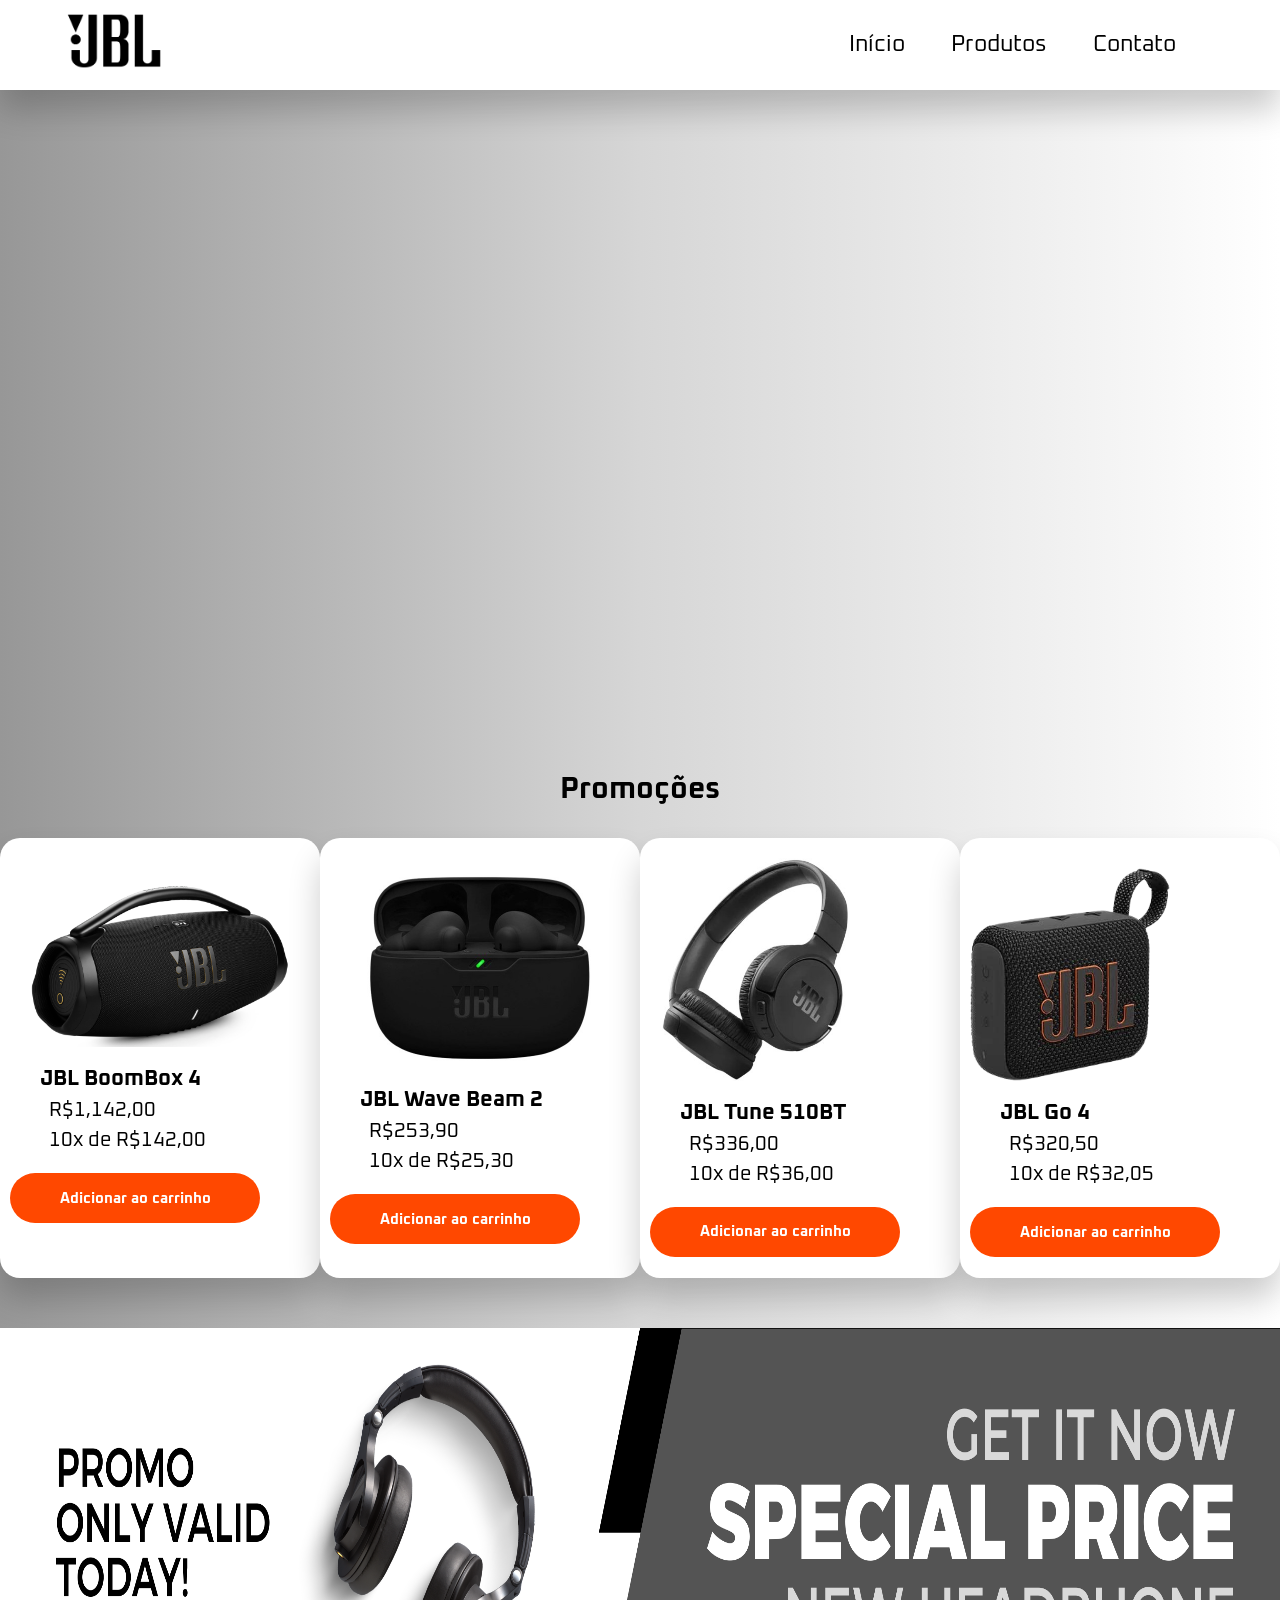
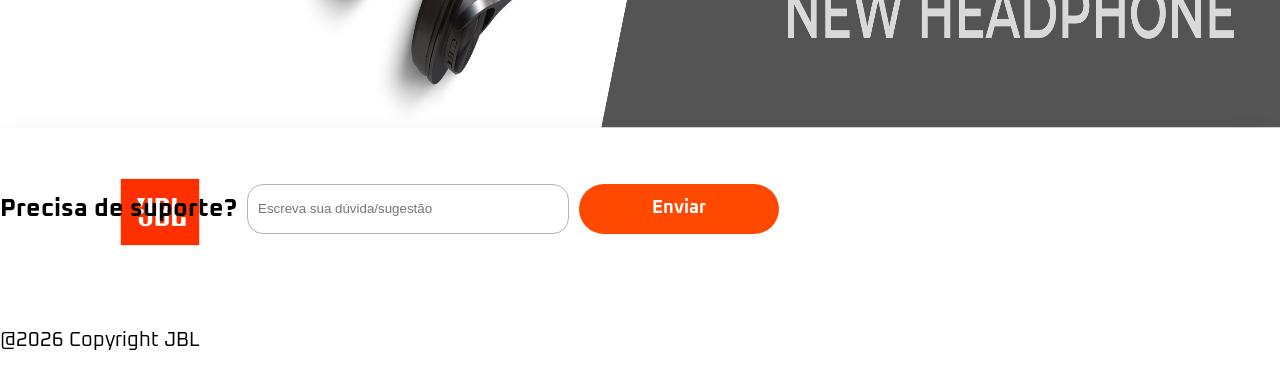
<file: index.html>
<!DOCTYPE html>
<html lang="pt-br">

<head>
    <link rel="icon" type="image/png" href="img/icons/icon.png">
    <link rel="stylesheet" href="css/style.css">
    <link rel="preconnect" href="https://fonts.googleapis.com">
    <link rel="preconnect" href="https://fonts.gstatic.com" crossorigin>
    <link
        href="https://fonts.googleapis.com/css2?family=Oxanium:wght@200..800&family=Zalando+Sans:ital,wght@0,200..900;1,200..900&display=swap"
        rel="stylesheet">
    <meta charset="UTF-8">
    <meta name="viewport" content="width=device-width, initial-scale=1.0">
    <title>JBL</title>
    <script type="text/javascript">
        function abrirDetalhes(nome, img, desc){
            url = `pop_produtos.html?produto=${encodeURIComponent(nome)}&img=${encodeURIComponent(img)}&desc=${encodeURIComponent(desc)}`;
            window.open(url, "_blank", "width=800, height=700")
        }
    </script>
</head>

<body class="body-1">
    <header>
        <div class="divHeader">
            <img class="logo-header" src="img/logo.png">
            <nav class="nav-header">
                <ul>
                    <a href="index.html">
                        <li>Início</li>
                    </a>
                    <a href="produtos.html">
                        <li>Produtos</li>
                    </a>
                    <a href="contato.html">
                        <li>Contato</li>
                    </a>
                </ul>
            </nav>
        </div>
    </header>

    <main>
        <img src="img/prebanner.png">
           <video autoplay loop muted playsinline disablePictureInPicture class="ad-video" src="img/Benson Boone hits different on JBL - JBL (1080p, h264, youtube).mp4"></video>
        <p class="txt-promocao-home">Promoções</p>
        <section class="produtos-home" onclick="abrirDetalhes('JBL BoomBox 4', 'img/produto1-home.jpg', 'A JBL BoomBox 4 é uma caixa de som portátil e resistente à água, projetada para oferecer um som potente e de alta qualidade. Com uma bateria de longa duração, ela é ideal para festas ao ar livre e viagens, proporcionando graves profundos e agudos nítidos. Além disso, a BoomBox 4 possui conectividade Bluetooth, permitindo que você conecte seus dispositivos sem fio e aproveite sua música em qualquer lugar.')">
            <div class="produto">
                <img src="img/produto1-home.jpg">
                <h1>JBL BoomBox 4</h1>
                <p>R$1,142,00</p>
                <p>10x de R$142,00</p>
                <button>Adicionar ao carrinho</button>
            </div>
            <div class="produto" onclick="abrirDetalhes('JBL Wave Beam 2', 'img/produto2-home.jpg', 'A JBL Wave Beam 2 é uma caixa de som portátil e resistente à água, projetada para oferecer um som potente e de alta qualidade. Com uma bateria de longa duração, ela é ideal para festas ao ar livre e viagens, proporcionando graves profundos e agudos nítidos. Além disso, a Wave Beam 2 possui conectividade Bluetooth, permitindo que você conecte seus dispositivos sem fio e aproveite sua música em qualquer lugar.')">
                <img src="img/produto2-home.jpg" style="width: 250px; margin: 25px !important;">
                <h1>JBL Wave Beam 2</h1>
                <p>R$253,90</p>
                <p>10x de R$25,30</p>
                <button>Adicionar ao carrinho</button>
            </div>
            <div class="produto" onclick="abrirDetalhes('JBL Tune 510BT', 'img/produto3-home.jpg', 'A JBL Tune 510BT é uma caixa de som portátil e resistente à água, projetada para oferecer um som potente e de alta qualidade. Com uma bateria de longa duração, ela é ideal para festas ao ar livre e viagens, proporcionando graves profundos e agudos nítidos. Além disso, a Tune 510BT possui conectividade Bluetooth, permitindo que você conecte seus dispositivos sem fio e aproveite sua música em qualquer lugar.')">
                <img src="img/produto3-home.jpg" style="width: 190px; margin: 10px;">
                <h1>JBL Tune 510BT</h1>
                <p>R$336,00</p>
                <p>10x de R$36,00</p>
                <button>Adicionar ao carrinho</button>
            </div>
            <div class="produto" onclick="abrirDetalhes('JBL Go 4', 'img/produto4-home.jpg', 'A JBL Go 4 é uma caixa de som portátil e resistente à água, projetada para oferecer um som potente e de alta qualidade. Com uma bateria de longa duração, ela é ideal para festas ao ar livre e viagens, proporcionando graves profundos e agudos nítidos. Além disso, a Go 4 possui conectividade Bluetooth, permitindo que você conecte seus dispositivos sem fio e aproveite sua música em qualquer lugar.')">
                <img src="img/produto4-home.jpg" style="width: 200px; margin-top: 20px;">
                <h1>JBL Go 4</h1>
                <p>R$320,50</p>
                <p>10x de R$32,05</p>
                <button>Adicionar ao carrinho</button>
            </div>
        </section>
         <img src="img/banner.png" class="banner">
    </main>

    <footer>
        <img src="img/JBL-Logo.png" class="logo-footer">
        <div class="alinhar-suporte-footer">
            <p class="txt-suporte">Precisa de suporte?</p>
            <input class="input-footer-suporte" type="text" placeholder="Escreva sua dúvida/sugestão">
            <button class="btn-footer-suporte">Enviar</button>
        </div>
  <p class="copyright-footer">@2026 Copyright JBL</p>
    </footer>

</body>

</html>
</file>
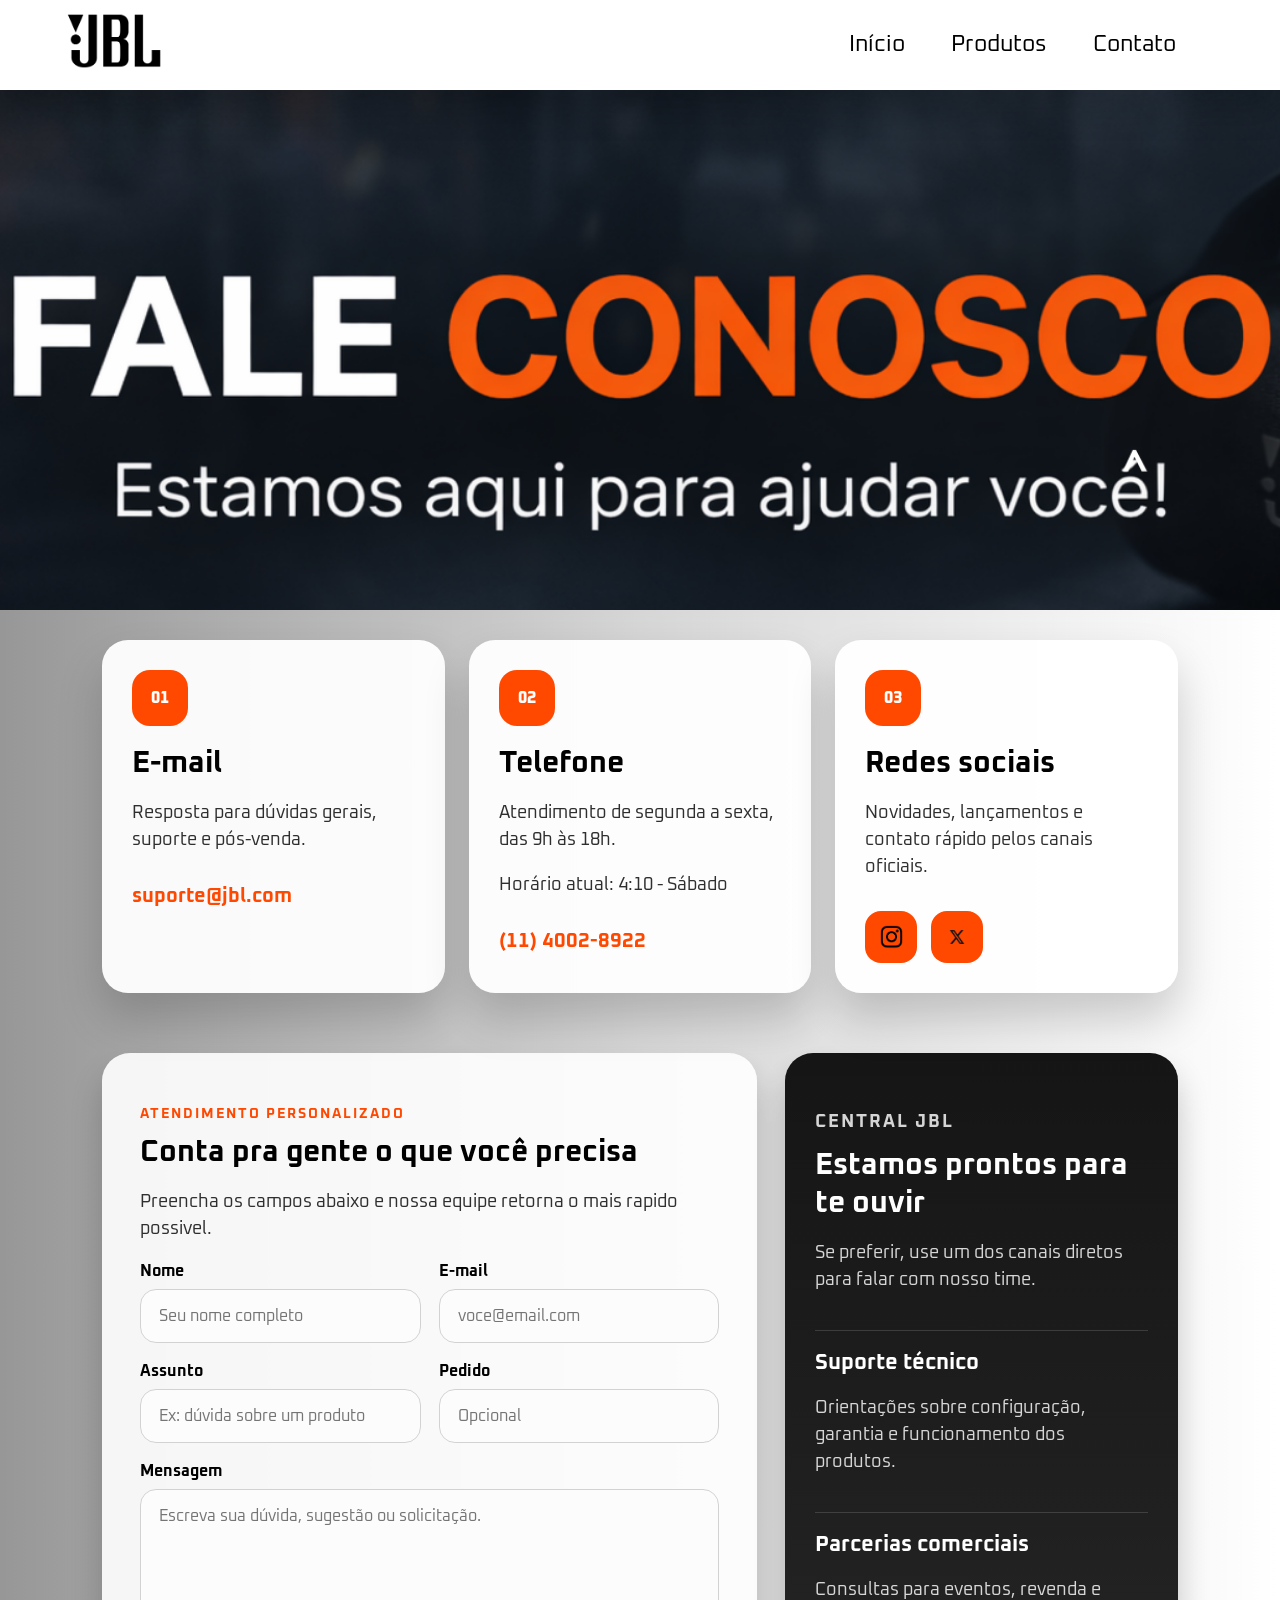
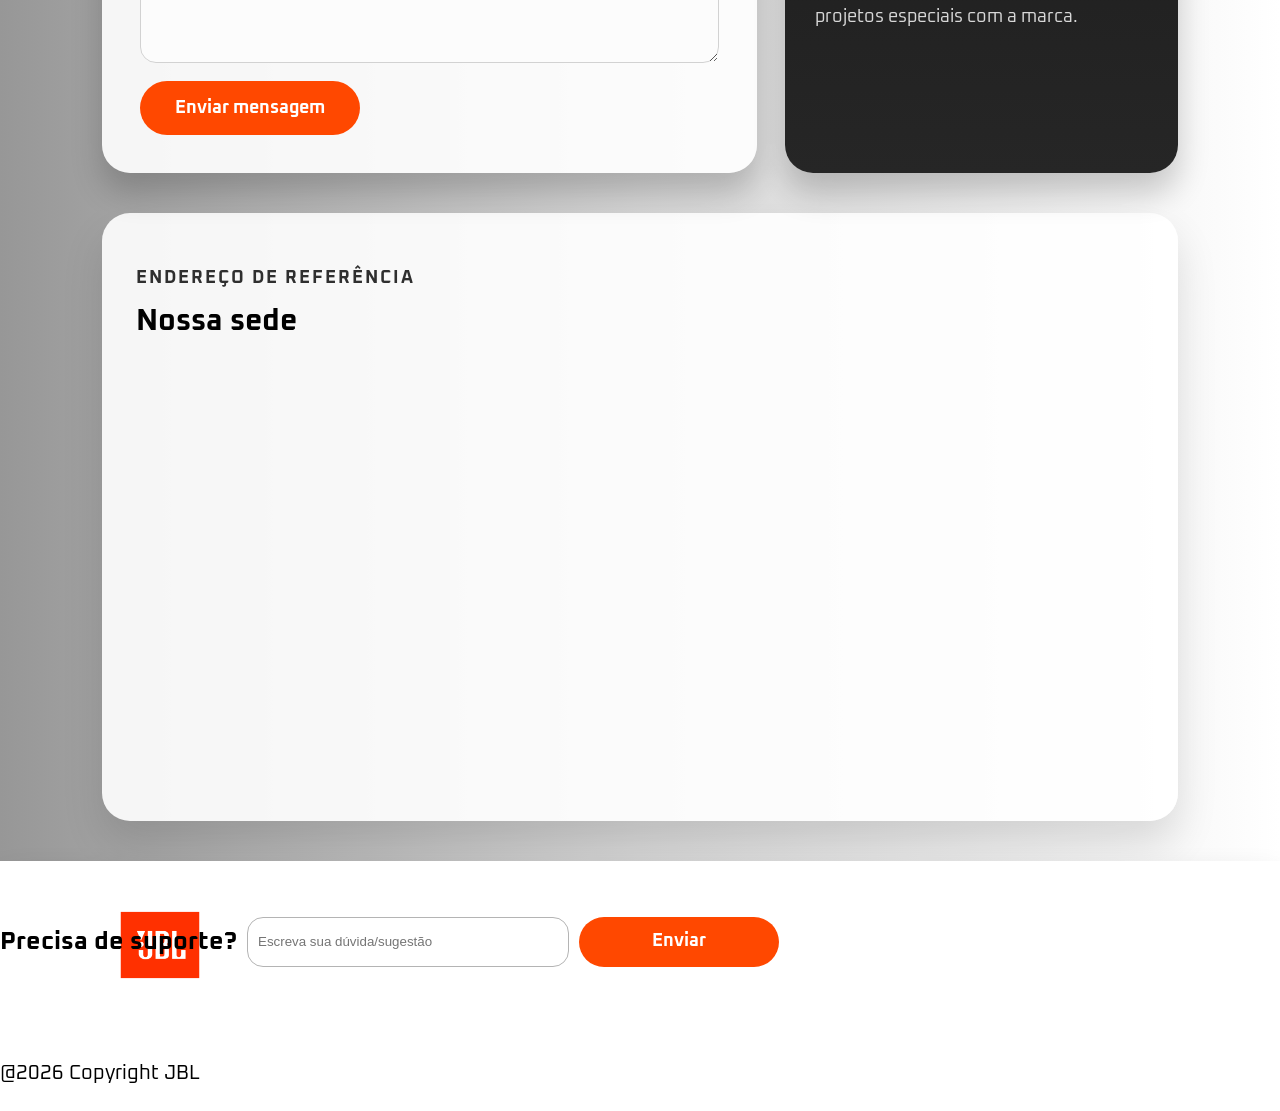
<file: contato.html>
<!DOCTYPE html>
<html lang="pt-br">

<head>
    <link rel="icon" type="image/png" href="img/icons/icon.png">
    <link rel="stylesheet" href="css/style.css">
    <link rel="preconnect" href="https://fonts.googleapis.com">
    <link rel="preconnect" href="https://fonts.gstatic.com" crossorigin>
    <link
        href="https://fonts.googleapis.com/css2?family=Oxanium:wght@200..800&family=Zalando+Sans:ital,wght@0,200..900;1,200..900&display=swap"
        rel="stylesheet">
    <meta charset="UTF-8">
    <meta name="viewport" content="width=device-width, initial-scale=1.0">
    <title>JBL</title>
</head>

<body class="body-1">

    <header>
        <div class="divHeader">
            <img class="logo-header" src="img/logo.png">
            <nav class="nav-header">
                <ul>
                    <a href="index.html">
                        <li>Início</li>
                    </a>
                    <a href="produtos.html">
                        <li>Produtos</li>
                    </a>
                    <a href="contato.html">
                        <li>Contato</li>
                    </a>
                </ul>
            </nav>
        </div>
    </header>

    <main class="contato-page">
        <section class="hero-contato">
            <img src="img/banner-contato.png" class="banner-contato" alt="Fones e caixas de som JBL">
        </section>

        <section class="contato-destaques">
            <article class="card-suporte">
                <div class="icone-suporte">01</div>
                <h2>E-mail</h2>
                <p>Resposta para dúvidas gerais, suporte e pós-venda.</p>
                <a href="mailto:suporte@jbl.com">suporte@jbl.com</a>
            </article>

            <article class="card-suporte">
                <div class="icone-suporte">02</div>
                <h2>Telefone</h2>
                <p>Atendimento de segunda a sexta, das 9h às 18h.</p>
                <p>Horário atual: <script>
                    data = new Date()
                    diaSemana = new Array("Domingo", "Segunda-Feira", "Terça-Feira", "Quarta-Feira", "Quinta-Feira", "Sexta-Feira", "Sábado")
                    document.write(" " + data.getHours() + ":" + data.getMinutes() + " - " + diaSemana[data.getDay()])
                </script></p>
                <a href="tel:+551140028922">(11) 4002-8922</a>
            </article>

            <article class="card-suporte">
                <div class="icone-suporte">03</div>
                <h2>Redes sociais</h2>
                <p>Novidades, lançamentos e contato rápido pelos canais oficiais.</p>
                <div class="social-links">
                    <a href="#" aria-label="Instagram JBL">
                        <img src="img/logo-instagram.png" alt="Instagram">
                    </a>
                    <a href="#" aria-label="X JBL">
                        <img src="img/x-logo.png" alt="X">
                    </a>
                </div>
            </article>
        </section>

        <section class="contato-conteudo">
            <div class="formulario-contato">
                <p class="contato-section-kicker">Atendimento personalizado</p>
                <h2>Conta pra gente o que você precisa</h2>
                <p class="formulario-intro">Preencha os campos abaixo e nossa equipe retorna o mais rapido possivel.</p>

                <form class="contato-form">
                    <div class="grupo-campos">
                        <div class="campo-form">
                            <label for="nome">Nome</label>
                            <input type="text" id="nome" name="nome" placeholder="Seu nome completo">
                        </div>

                        <div class="campo-form">
                            <label for="email">E-mail</label>
                            <input type="email" id="email" name="email" placeholder="voce@email.com">
                        </div>
                    </div>

                    <div class="grupo-campos">
                        <div class="campo-form">
                            <label for="assunto">Assunto</label>
                            <input type="text" id="assunto" name="assunto" placeholder="Ex: dúvida sobre um produto">
                        </div>

                        <div class="campo-form">
                            <label for="pedido">Pedido</label>
                            <input type="text" id="pedido" name="pedido" placeholder="Opcional">
                        </div>
                    </div>

                    <div class="campo-form">
                        <label for="mensagem">Mensagem</label>
                        <textarea id="mensagem" name="mensagem" rows="6"
                            placeholder="Escreva sua dúvida, sugestão ou solicitação."></textarea>
                    </div>
                    <button type="submit" class="btn-contato">Enviar mensagem</button>
                </form>
            </div>

            <aside class="painel-contato">
                <div class="painel-box">
                    <p class="contato-section-kicker">Central JBL</p>
                    <h2>Estamos prontos para te ouvir</h2>
                    <p>Se preferir, use um dos canais diretos para falar com nosso time.</p>
                </div>

                <div class="painel-info">
                    <h3>Suporte técnico</h3>
                    <p>Orientações sobre configuração, garantia e funcionamento dos produtos.</p>
                </div>

                <div class="painel-info">
                    <h3>Parcerias comerciais</h3>
                    <p>Consultas para eventos, revenda e projetos especiais com a marca.</p>
                </div>
            </aside>
        </section>

        <section class="mapa">
            <div class="mapa-texto">
                <p class="contato-section-kicker">Endereço de referência</p>
                <h2>Nossa sede</h2>
            </div>
            <iframe
                src="https://www.google.com/maps/embed?pb=!1m18!1m12!1m3!1d105565.22308124542!2d-118.65264510273437!3d34.225234100000016!2m3!1f0!2f0!3f0!3m2!1i1024!2i768!4f13.1!3m3!1m2!1s0x80c29a117d48ef25%3A0x5bbb1fb6cdb1cd5c!2sJBL%20Professional!5e0!3m2!1spt-BR!2sbr!4v1772755146936!5m2!1spt-BR!2sbr"
                width="600" height="450" style="border:0;" allowfullscreen="" loading="lazy"
                referrerpolicy="no-referrer-when-downgrade"></iframe>
        </section>

    </main>

    <footer>
        <img src="img/JBL-Logo.png" class="logo-footer" alt="Logo JBL">

        <div class="alinhar-suporte-footer">
            <p class="txt-suporte">Precisa de suporte?</p>
            <input class="input-footer-suporte" type="text" placeholder="Escreva sua dúvida/sugestão">
            <button class="btn-footer-suporte">Enviar</button>
        </div>
       <p class="copyright-footer">@2026 Copyright JBL</p>
    </footer>

</body>

</html>
</file>
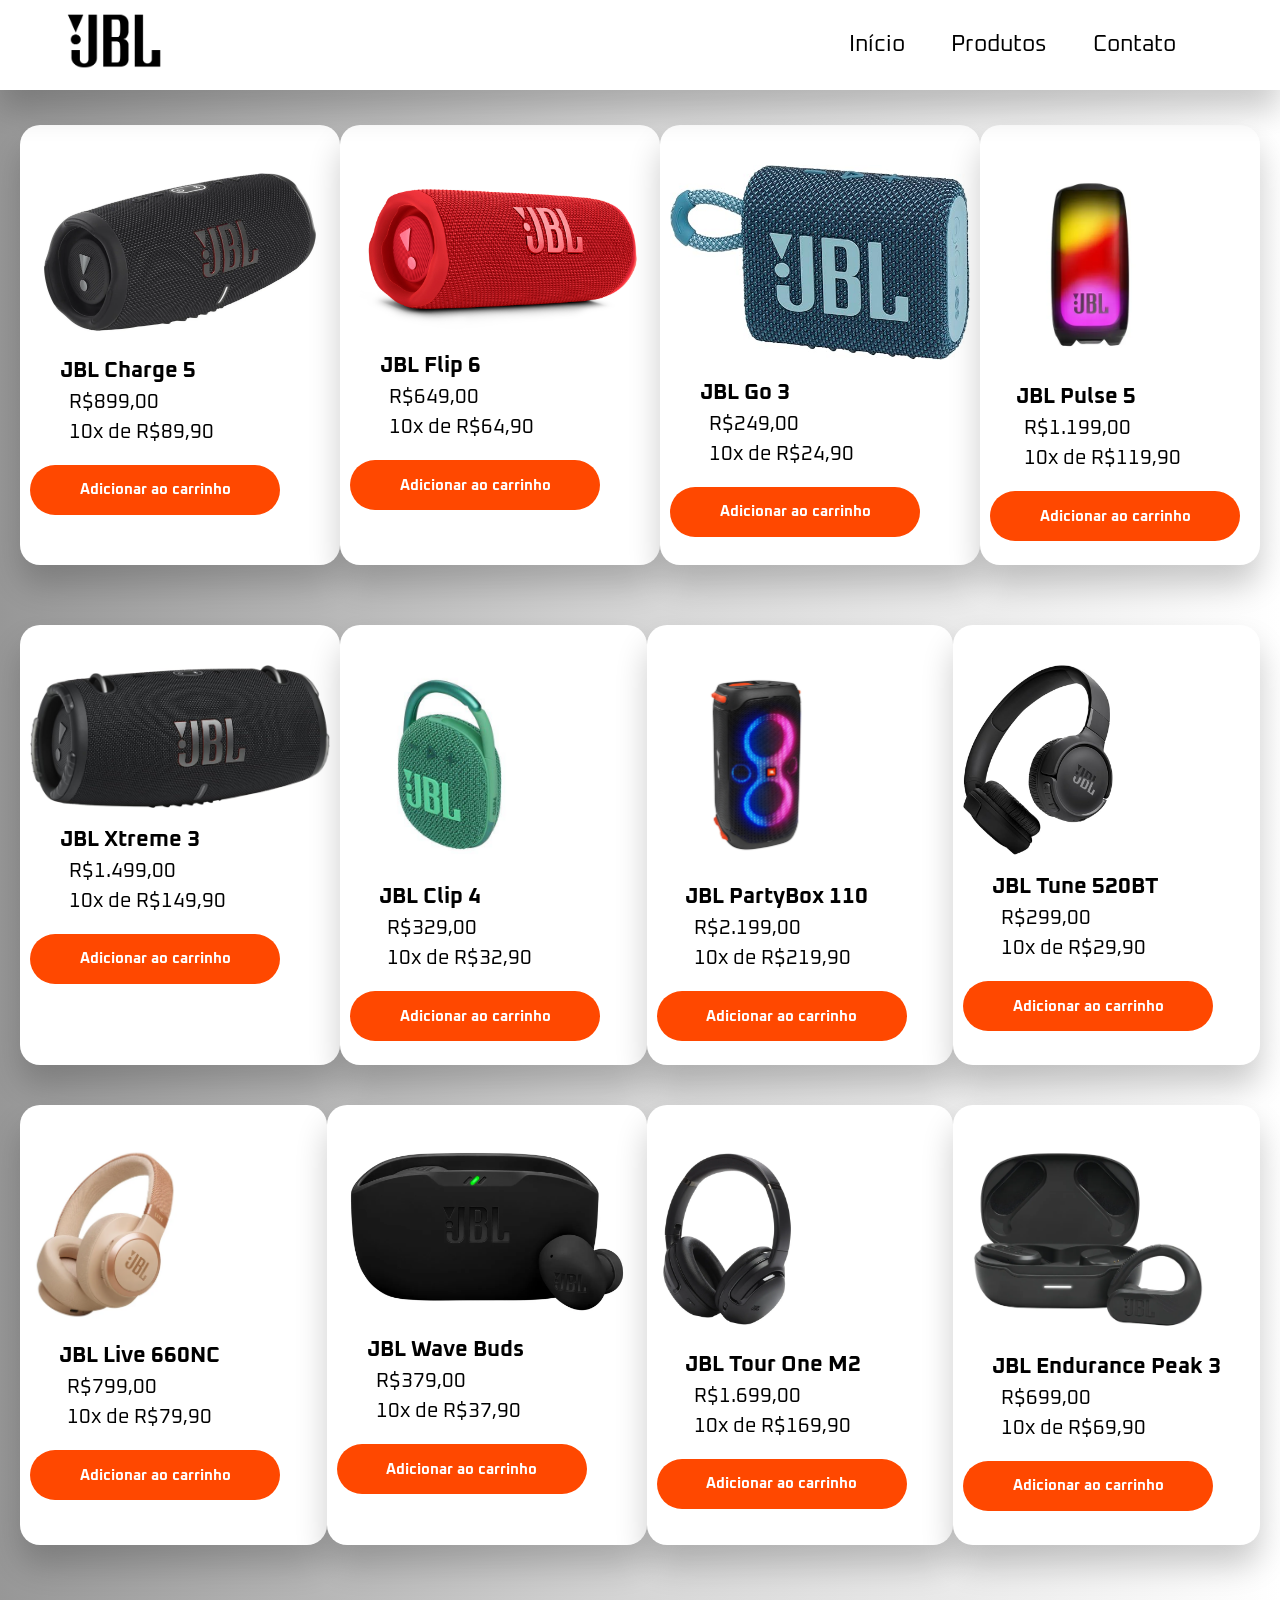
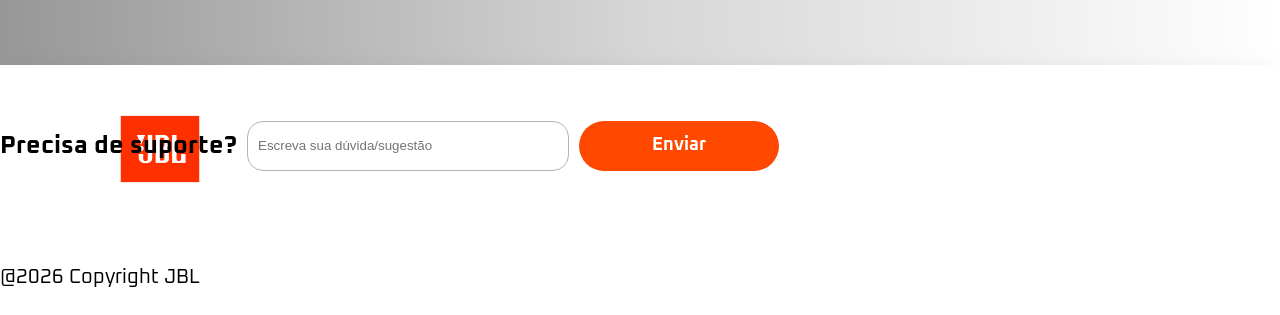
<file: produtos.html>
<!DOCTYPE html>
<html lang="pt-br">

<head>
    <link rel="icon" type="image/png" href="img/icons/icon.png">
    <link rel="stylesheet" href="css/style.css">
    <link rel="preconnect" href="https://fonts.googleapis.com">
    <link rel="preconnect" href="https://fonts.gstatic.com" crossorigin>
    <link
        href="https://fonts.googleapis.com/css2?family=Oxanium:wght@200..800&family=Zalando+Sans:ital,wght@0,200..900;1,200..900&display=swap"
        rel="stylesheet">
    <meta charset="UTF-8">
    <meta name="viewport" content="width=device-width, initial-scale=1.0">
    <title>JBL</title>
    <script type="text/javascript">
        function abrirDetalhes(nome, img, desc){
            url = `pop_produtos.html?produto=${encodeURIComponent(nome)}&img=${encodeURIComponent(img)}&desc=${encodeURIComponent(desc)}`;
            window.open(url, "_blank", "width=800, height=700")
        }
    </script>
</head>

<body class="body-1">
    <header>
        <div class="divHeader">
            <img class="logo-header" src="img/logo.png">
            <nav class="nav-header">
                <ul>
                    <a href="index.html">
                        <li>Início</li>
                    </a>
                    <a href="produtos.html">
                        <li>Produtos</li>
                    </a>
                    <a href="contato.html">
                        <li>Contato</li>
                    </a>
                </ul>
            </nav>
        </div>
    </header>

    <img src="img/prebanner.png">

<section class="section-produtos">
    <div class="produto" onclick="abrirDetalhes('JBL Charge 5', 'img/produtos/jblcharge5.png', 'A JBL Charge 5 é uma caixa de som portátil e resistente à água, projetada para oferecer um som potente e de alta qualidade. Com uma bateria de longa duração, ela é ideal para festas ao ar livre e viagens, proporcionando graves profundos e agudos nítidos. Além disso, a Charge 5 possui conectividade Bluetooth, permitindo que você conecte seus dispositivos sem fio e aproveite sua música em qualquer lugar.')">
        <img src="img/produtos/jblcharge5.png">
        <h1>JBL Charge 5</h1>
        <p>R$899,00</p>
        <p>10x de R$89,90</p>
        <button>Adicionar ao carrinho</button>
    </div>
    <div class="produto" onclick="abrirDetalhes('JBL Flip 6', 'img/produtos/jblflip6.jpg', 'A JBL Flip 6 é uma caixa de som portátil e resistente à água, projetada para oferecer um som potente e de alta qualidade. Com uma bateria de longa duração, ela é ideal para festas ao ar livre e viagens, proporcionando graves profundos e agudos nítidos. Além disso, a Flip 6 possui conectividade Bluetooth, permitindo que você conecte seus dispositivos sem fio e aproveite sua música em qualquer lugar.')">
        <img src="img/produtos/jblflip6.jpg">
        <h1>JBL Flip 6</h1>
        <p>R$649,00</p>
        <p>10x de R$64,90</p>
        <button>Adicionar ao carrinho</button>
    </div>
    <div class="produto" onclick="abrirDetalhes('JBL Go 3', 'img/produtos/jblgo3.jpg', 'A JBL Go 3 é uma caixa de som portátil e resistente à água, projetada para oferecer um som potente e de alta qualidade. Com uma bateria de longa duração, ela é ideal para festas ao ar livre e viagens, proporcionando graves profundos e agudos nítidos. Além disso, a Go 3 possui conectividade Bluetooth, permitindo que você conecte seus dispositivos sem fio e aproveite sua música em qualquer lugar.')">
        <img src="img/produtos/jblgo3.jpg">
        <h1>JBL Go 3</h1>
        <p>R$249,00</p>
        <p>10x de R$24,90</p>
        <button>Adicionar ao carrinho</button>
    </div>
    <div class="produto" onclick="abrirDetalhes('JBL Pulse 5', 'img/produtos/jblpulse5.png', 'A JBL Pulse 5 é uma caixa de som portátil e resistente à água, projetada para oferecer um som potente e de alta qualidade. Com uma bateria de longa duração, ela é ideal para festas ao ar livre e viagens, proporcionando graves profundos e agudos nítidos. Além disso, a Pulse 5 possui conectividade Bluetooth, permitindo que você conecte seus dispositivos sem fio e aproveite sua música em qualquer lugar.')">
        <img src="img/produtos/jblpulse5.png" style="width: 200px;">
        <h1>JBL Pulse 5</h1>
        <p>R$1.199,00</p>
        <p>10x de R$119,90</p>
        <button>Adicionar ao carrinho</button>
    </div>
</section>

<section class="section-produtos">
    <div class="produto" onclick="abrirDetalhes('JBL Xtreme 3', 'img/produtos/jblextreme3.jpg', 'A JBL Xtreme 3 é uma caixa de som portátil e resistente à água, projetada para oferecer um som potente e de alta qualidade. Com uma bateria de longa duração, ela é ideal para festas ao ar livre e viagens, proporcionando graves profundos e agudos nítidos. Além disso, a Xtreme 3 possui conectividade Bluetooth, permitindo que você conecte seus dispositivos sem fio e aproveite sua música em qualquer lugar.')">
        <img src="img/produtos/jblextreme3.jpg">
        <h1>JBL Xtreme 3</h1>
        <p>R$1.499,00</p>
        <p>10x de R$149,90</p>
        <button>Adicionar ao carrinho</button>
    </div>
    <div class="produto" onclick="abrirDetalhes('JBL Clip 4', 'img/produtos/jblclip4.jpg', 'A JBL Clip 4 é uma caixa de som portátil e resistente à água, projetada para oferecer um som potente e de alta qualidade. Com uma bateria de longa duração, ela é ideal para festas ao ar livre e viagens, proporcionando graves profundos e agudos nítidos. Além disso, a Clip 4 possui conectividade Bluetooth, permitindo que você conecte seus dispositivos sem fio e aproveite sua música em qualquer lugar.')">
        <img src="img/produtos/jblclip4.jpg" style="width: 200px;">
        <h1>JBL Clip 4</h1>
        <p>R$329,00</p>
        <p>10x de R$32,90</p>
        <button>Adicionar ao carrinho</button>
    </div>
    <div class="produto" onclick="abrirDetalhes('JBL PartyBox 110', 'img/produtos/jblpartybox110.png', 'A JBL PartyBox 110 é uma caixa de som portátil e resistente à água, projetada para oferecer um som potente e de alta qualidade. Com uma bateria de longa duração, ela é ideal para festas ao ar livre e viagens, proporcionando graves profundos e agudos nítidos. Além disso, a PartyBox 110 possui conectividade Bluetooth, permitindo que você conecte seus dispositivos sem fio e aproveite sua música em qualquer lugar.')">
        <img src="img/produtos/jblpartybox110.png" style="width: 200px;">
        <h1>JBL PartyBox 110</h1>
        <p>R$2.199,00</p>
        <p>10x de R$219,90</p>
        <button>Adicionar ao carrinho</button>
    </div>
    <div class="produto" onclick="abrirDetalhes('JBL Tune 520BT', 'img/produtos/jbltune520bt.jpg', 'A JBL Tune 520BT é uma caixa de som portátil e resistente à água, projetada para oferecer um som potente e de alta qualidade. Com uma bateria de longa duração, ela é ideal para festas ao ar livre e viagens, proporcionando graves profundos e agudos nítidos. Além disso, a Tune 520BT possui conectividade Bluetooth, permitindo que você conecte seus dispositivos sem fio e aproveite sua música em qualquer lugar.')">
        <img src="img/produtos/jbltune520bt.jpg" style="width: 150px;">
        <h1>JBL Tune 520BT</h1>
        <p>R$299,00</p>
        <p>10x de R$29,90</p>
        <button>Adicionar ao carrinho</button>
    </div>
</section>

<section class="ultima-section-produtos">
    <div class="produto" onclick="abrirDetalhes('JBL Live 660NC', 'img/produtos/jbllive660nc.png', 'A JBL Live 660NC é uma caixa de som portátil e resistente à água, projetada para oferecer um som potente e de alta qualidade. Com uma bateria de longa duração, ela é ideal para festas ao ar livre e viagens, proporcionando graves profundos e agudos nítidos. Além disso, a Live 660NC possui conectividade Bluetooth, permitindo que você conecte seus dispositivos sem fio e aproveite sua música em qualquer lugar.')">
        <img src="img/produtos/jbllive660nc.png" style="width: 150px;">
        <h1>JBL Live 660NC</h1>
        <p>R$799,00</p>
        <p>10x de R$79,90</p>
        <button>Adicionar ao carrinho</button>
    </div>
    <div class="produto" onclick="abrirDetalhes('JBL Wave Buds', 'img/produtos/jblwavebuds.png', 'A JBL Wave Buds é uma caixa de som portátil e resistente à água, projetada para oferecer um som potente e de alta qualidade. Com uma bateria de longa duração, ela é ideal para festas ao ar livre e viagens, proporcionando graves profundos e agudos nítidos. Além disso, as Wave Buds possuem conectividade Bluetooth, permitindo que você conecte seus dispositivos sem fio e aproveite sua música em qualquer lugar.')">
        <img src="img/produtos/jblwavebuds.png">
        <h1>JBL Wave Buds</h1>
        <p>R$379,00</p>
        <p>10x de R$37,90</p>
        <button>Adicionar ao carrinho</button>
    </div>
    <div class="produto" onclick="abrirDetalhes('JBL Tour One M2', 'img/produtos/jbltouronem2.png', 'A JBL Tour One M2 é uma caixa de som portátil e resistente à água, projetada para oferecer um som potente e de alta qualidade. Com uma bateria de longa duração, ela é ideal para festas ao ar livre e viagens, proporcionando graves profundos e agudos nítidos. Além disso, a Tour One M2 possui conectividade Bluetooth, permitindo que você conecte seus dispositivos sem fio e aproveite sua música em qualquer lugar.')">
        <img src="img/produtos/jbltouronem2.png" style="width: 140px;">
        <h1>JBL Tour One M2</h1>
        <p>R$1.699,00</p>
        <p>10x de R$169,90</p>
        <button>Adicionar ao carrinho</button>
    </div>
    <div class="produto" onclick="abrirDetalhes('JBL Endurance Peak 3', 'img/produtos/jblendurancepeak3.png', 'A JBL Endurance Peak 3 é uma caixa de som portátil e resistente à água, projetada para oferecer um som potente e de alta qualidade. Com uma bateria de longa duração, ela é ideal para festas ao ar livre e viagens, proporcionando graves profundos e agudos nítidos. Além disso, a Endurance Peak 3 possui conectividade Bluetooth, permitindo que você conecte seus dispositivos sem fio e aproveite sua música em qualquer lugar.')">
        <img src="img/produtos/jblendurancepeak3.png" style="width: 250px;">
        <h1>JBL Endurance Peak 3</h1>
        <p>R$699,00</p>
        <p>10x de R$69,90</p>
        <button>Adicionar ao carrinho</button>
    </div>
</section>

    <footer>
        <img src="img/JBL-Logo.png" class="logo-footer">

        <div class="alinhar-suporte-footer">
            <p class="txt-suporte">Precisa de suporte?</p>
            <input class="input-footer-suporte" type="text" placeholder="Escreva sua dúvida/sugestão">
            <button class="btn-footer-suporte">Enviar</button>
        </div>
        <p class="copyright-footer">@2026 Copyright JBL</p>
    </footer>

</body>

</html>
</file>
<file: css/style.css>
body{
        animation: fadeIn 0.3s ease-in forwards;
}

@keyframes fadeIn {
  from {
    opacity: 0;
  }

  to {
    opacity: 1;
  }
}

.body-1 {
    margin: 0;
    background: linear-gradient(270deg, #ffffff, #d6d6d6, #979797);
    font-family: "Oxanium", sans-serif;
}
.body-2{
    background-color: white;
    font-family: "Oxanium", sans-serif;
}

a {
    text-decoration: none;
    color: black;
}

img{
       display: block;
}

header {
    width: 100%;
    height: 90px;
    background: rgb(255, 255, 255);
    backdrop-filter: blur(30px);
    -webkit-backdrop-filter: blur(30px);
    border: 0px solid rgba(255, 255, 255, 0.24);
    box-shadow: 0 20px 32px rgba(0, 0, 0, 0.2);
    position: fixed;
    z-index: 10;
}

.logo-header {
    width: 100px;
    padding-top: 1%;
    padding-left: 5%;
}

.nav-header {
    display: flex;
    color: black;
    right: 5%;
    font-size: 23px;
    top: 10%;
    position: absolute;
}

nav li {
    display: inline;
    margin-right: 40px;
    transition: 50ms linear;
}
nav li:hover{
    color: #ff4800;
}


.divHeader {
    position: relative;
}

.preBanner {
    width: 100%;
    height: 400px;
    color: #979797;
}

.banner {
    margin-top: 50px;
    width: 100%;
    height: 400px;
    
}

.ad-video{
    width: 100%;
}

.txt-promocao-home {
    margin-top: 40px;
    text-align: center;
    font-size: 30px;
    font-weight: bold;
}

.produtos-home {
    display: flex;
}

.produto {
    background-color: #ffffff;
    width: 350px;
    height: 420px;
    border-radius: 20px;
    box-shadow: 0 20px 32px rgba(0, 0, 0, 0.2);
    align-items: center;
    justify-content: center;
    margin: auto;
    padding: 10px;
}

.produto img {
    width: 300px;
    align-items: center;
    margin-top: 30px;
    display: block;
    justify-self: center;
    object-fit: cover;
    transition: transform 0.3s ease-in-out;
}
.produto img:hover{
    transform: scale(1.10);
}

.produto h1 {
    margin-left: 10%;
    font-size: 22px;
    margin-bottom: 0;
}

.produto p {
    margin: 5px 0px 5px 13%;
    font-size: 20px;
}

.produto button {
    display: block;
    border: none;
    background-color: #ff4800;
    color: rgb(255, 255, 255);
    width: 250px;
    height: 50px;
    cursor: pointer;
    font-weight: bold;
    border-radius: 25px;
    margin-top: 20px;
    justify-self: center;
    font-size: 15px;
    font-family: "Oxanium", sans-serif;
    transition: 50ms;
}
.produto button:hover{
    scale: 1.03;
}

footer {
    width: auto;
    height: 250px;
    background-color: white;
    box-shadow: 0 20px 32px rgba(0, 0, 0, 0.2);
    position: relative;
}

.copyright-footer {
    position: absolute;
    justify-self: center;
    text-align: center;
    font-size: 20px;
   margin-top: 200px;
}

.logo-footer {
    display: block;
    width: 120px;
    margin-left: 100px;
    padding-top: 50px;
    position: absolute;
}

iframe {
    padding: 30px;
}

.mapa {
    text-align: center;
    transition: 50ms;
}
.mapa:hover {
    scale: 1.03;
}

.txt-suporte {
    font-size: 25px;
    font-weight: bold;
}

.input-footer-suporte {
    width: 300px;
    height: 28px;
    border-radius: 16px;
    border: solid 1px #b4b4b4;
    padding: 10px;
}

.btn-footer-suporte {
     width: 200px;
    height: 50px;
    font-weight: bold;
    font-size: 18px;
    border-radius: 25px;
    border: none;
    background-color: #ff4800;
    color: white;
    font-family: "Oxanium", sans-serif;
    transition: 50ms;
    cursor: pointer;
}
.btn-footer-suporte:hover{
    scale: 1.03;
}


.alinhar-suporte-footer {
    position: absolute;
    display: flex;
    align-items: center;
    gap: 10px;
    padding-top: 40px;
    justify-self: center;
}
.section-produtos{
    display: flex;
    padding: 20px;
    margin-top: 20px;
}
.ultima-section-produtos{
    display: flex;
    padding: 20px;
    margin-bottom: 100px;
}
.banner-contato{
    width: 100%;
    display: block;
    height: 520px;
    object-fit: cover;
}

.contato-page {
    padding-top: 90px;
}

.hero-contato {
    position: relative;
    overflow: hidden;
}

.hero-contato-kicker,
.contato-section-kicker {
    text-transform: uppercase;
    letter-spacing: 2px;
    font-size: 14px;
    font-weight: 700;
    color: #ff4800;
    margin-bottom: 10px;
}

.hero-contato-titulo {
    font-size: 54px;
    line-height: 1.05;
    margin: 0 0 18px;
}

.hero-contato-texto {
    font-size: 21px;
    line-height: 1.5;
    margin: 0;
    max-width: 540px;
}

.contato-destaques {
    display: grid;
    grid-template-columns: repeat(3, 1fr);
    gap: 24px;
    padding: 50px 8%;
    margin-top: -20px;
}

.card-suporte {
    background: rgba(255, 255, 255, 0.94);
    border-radius: 26px;
    padding: 30px;
    box-shadow: 0 25px 45px rgba(0, 0, 0, 0.18);
    backdrop-filter: blur(10px);
    min-height: 230px;
    transition: transform 0.3s ease, box-shadow 0.3s ease;
}
.card-suporte:hover {
    scale: 1.03;
}

.icone-suporte {
    width: 56px;
    height: 56px;
    border-radius: 18px;
    background-color: #ff4800;
    color: white;
    display: flex;
    align-items: center;
    justify-content: center;
    font-weight: 800;
    margin-bottom: 18px;
}

.card-suporte h2,
.formulario-contato h2,
.painel-box h2,
.mapa-texto h2 {
    font-size: 30px;
    margin: 0 0 12px;
}

.card-suporte p,
.formulario-intro,
.painel-box p,
.painel-info p,
.mapa-texto p {
    font-size: 18px;
    line-height: 1.5;
    color: #2f2f2f;
}

.card-suporte a {
    display: inline-block;
    margin-top: 12px;
    color: #ff4800;
    font-size: 20px;
    font-weight: 700;
}

.social-links {
    display: flex;
    gap: 14px;
    margin-top: 18px;
}

.social-links a {
    width: 52px;
    height: 52px;
    border-radius: 16px;
    background-color: #ff4800;
    display: flex;
    align-items: center;
    justify-content: center;
}

.social-links img {
    width: 24px;
    height: 24px;
    object-fit: contain;
}

.contato-conteudo {
    display: grid;
    grid-template-columns: minmax(0, 1.5fr) minmax(320px, 0.9fr);
    gap: 28px;
    padding: 10px 8% 40px;
}

.formulario-contato,
.painel-contato,
.mapa {
    background-color: rgba(255, 255, 255, 0.9);
    border-radius: 28px;
    box-shadow: 0 22px 42px rgba(0, 0, 0, 0.12);
}

.formulario-contato {
    padding: 38px;
    box-shadow: 0 20px 32px rgba(0, 0, 0, 0.2);
    transition: scale 0.3s ease;
}
.formulario-contato:hover {
    scale: 1.03;
}

.contato-form {
    display: flex;
    flex-direction: column;
    gap: 18px;
}

.grupo-campos {
    display: grid;
    grid-template-columns: repeat(2, 1fr);
    gap: 18px;
}

.campo-form {
    display: flex;
    flex-direction: column;
    gap: 8px;
}

.campo-form label {
    font-size: 16px;
    font-weight: 700;
}

.campo-form input,
.campo-form textarea {
    border: 1px solid #d2d2d2;
    border-radius: 16px;
    padding: 16px 18px;
    font-family: "Oxanium", sans-serif;
    font-size: 16px;
    background-color: #fcfcfc;
}

.campo-form textarea {
    resize: vertical;
    min-height: 140px;
}

.btn-contato {
    width: fit-content;
    min-width: 220px;
    height: 54px;
    border: none;
    border-radius: 999px;
    background-color: #ff4800;
    color: white;
    font-family: "Oxanium", sans-serif;
    font-size: 18px;
    font-weight: 700;
    cursor: pointer;
    transition: ease 0.3s;
}
.btn-contato:hover {
    scale: 1.05;
}

.painel-contato {
    background: linear-gradient(180deg, #151515 0%, #262626 100%);
    color: white;
    padding: 38px 30px;
    display: flex;
    flex-direction: column;
    gap: 18px;
      box-shadow: 0 20px 32px rgba(0, 0, 0, 0.2);
      transition: scale 0.3s ease;
}
.painel-contato:hover {
    scale: 1.02;
}

.painel-box p,
.painel-info p,
.destaque-prazo span {
    color: rgba(255, 255, 255, 0.82);
}

.painel-info {
    border-top: 1px solid rgba(255, 255, 255, 0.14);
    padding-top: 18px;
}

.painel-info h3 {
    margin: 0 0 8px;
    font-size: 22px;
}

.destaque-prazo {
    margin-top: auto;
    background: rgba(255, 72, 0, 0.18);
    border: 1px solid rgba(255, 72, 0, 0.35);
    border-radius: 22px;
    padding: 22px;
}

.destaque-prazo span {
    display: block;
    margin-bottom: 8px;
}

.destaque-prazo strong {
    font-size: 28px;
}

.mapa {
    margin: 0 8% 40px;
    padding: 34px;
}

.mapa iframe {
    width: 100%;
    height: 420px;
    padding: 0;
    border-radius: 24px;
}

.mapa-texto {
    margin-bottom: 22px;
    text-align: left;
}

@media (max-width: 1100px) {
    .contato-destaques,
    .contato-conteudo,
    .grupo-campos {
        grid-template-columns: 1fr;
    }

    .hero-contato-titulo {
        font-size: 42px;
    }
}

@media (max-width: 768px) {
    .logo-header {
        padding-top: 12px;
    }

    .nav-header {
        position: static;
        justify-content: center;
        margin-top: 10px;
        font-size: 18px;
    }

    header {
        height: 130px;
    }

    .contato-page {
        padding-top: 130px;
    }

    .banner-contato {
        height: 600px;
    }

    .hero-contato-overlay,
    .contato-destaques,
    .contato-conteudo,
    .mapa {
        padding-left: 5%;
        padding-right: 5%;
    }

    .hero-contato-overlay {
        justify-content: flex-end;
        padding-bottom: 50px;
    }

    .hero-contato-titulo {
        font-size: 34px;
    }

    .hero-contato-texto,
    .card-suporte p,
    .formulario-intro,
    .painel-box p,
    .painel-info p,
    .mapa-texto p {
        font-size: 16px;
    }

    .formulario-contato,
    .painel-contato,
    .mapa,
    .card-suporte {
        padding: 24px;
    }

    .btn-contato {
        width: 100%;
    }

    .alinhar-suporte-footer {
        position: static;
        flex-direction: column;
        padding-top: 30px;
    }

    footer {
        height: auto;
        padding: 30px 20px 40px;
        text-align: center;
    }

    .logo-footer,
    .copyright-footer {
        position: static;
        margin: 0 auto;
    }

    .logo-footer {
        padding-top: 0;
    }

    .copyright-footer {
        margin-top: 30px;
    }
}

/* POP */
.title-pop{
    color: #ff4800;
    font-size: 45px;
    text-align: center;
    margin: 50px;
}
.image-pop{
    display: block;
    justify-self: center;
    width: 1000px;
}
.desc-pop{
    text-align: center;
    font-size: 25px;
    margin-left: 100px;
     margin-right: 100px;
}

.body-2 img{
    width: 200px;
}
</file>
